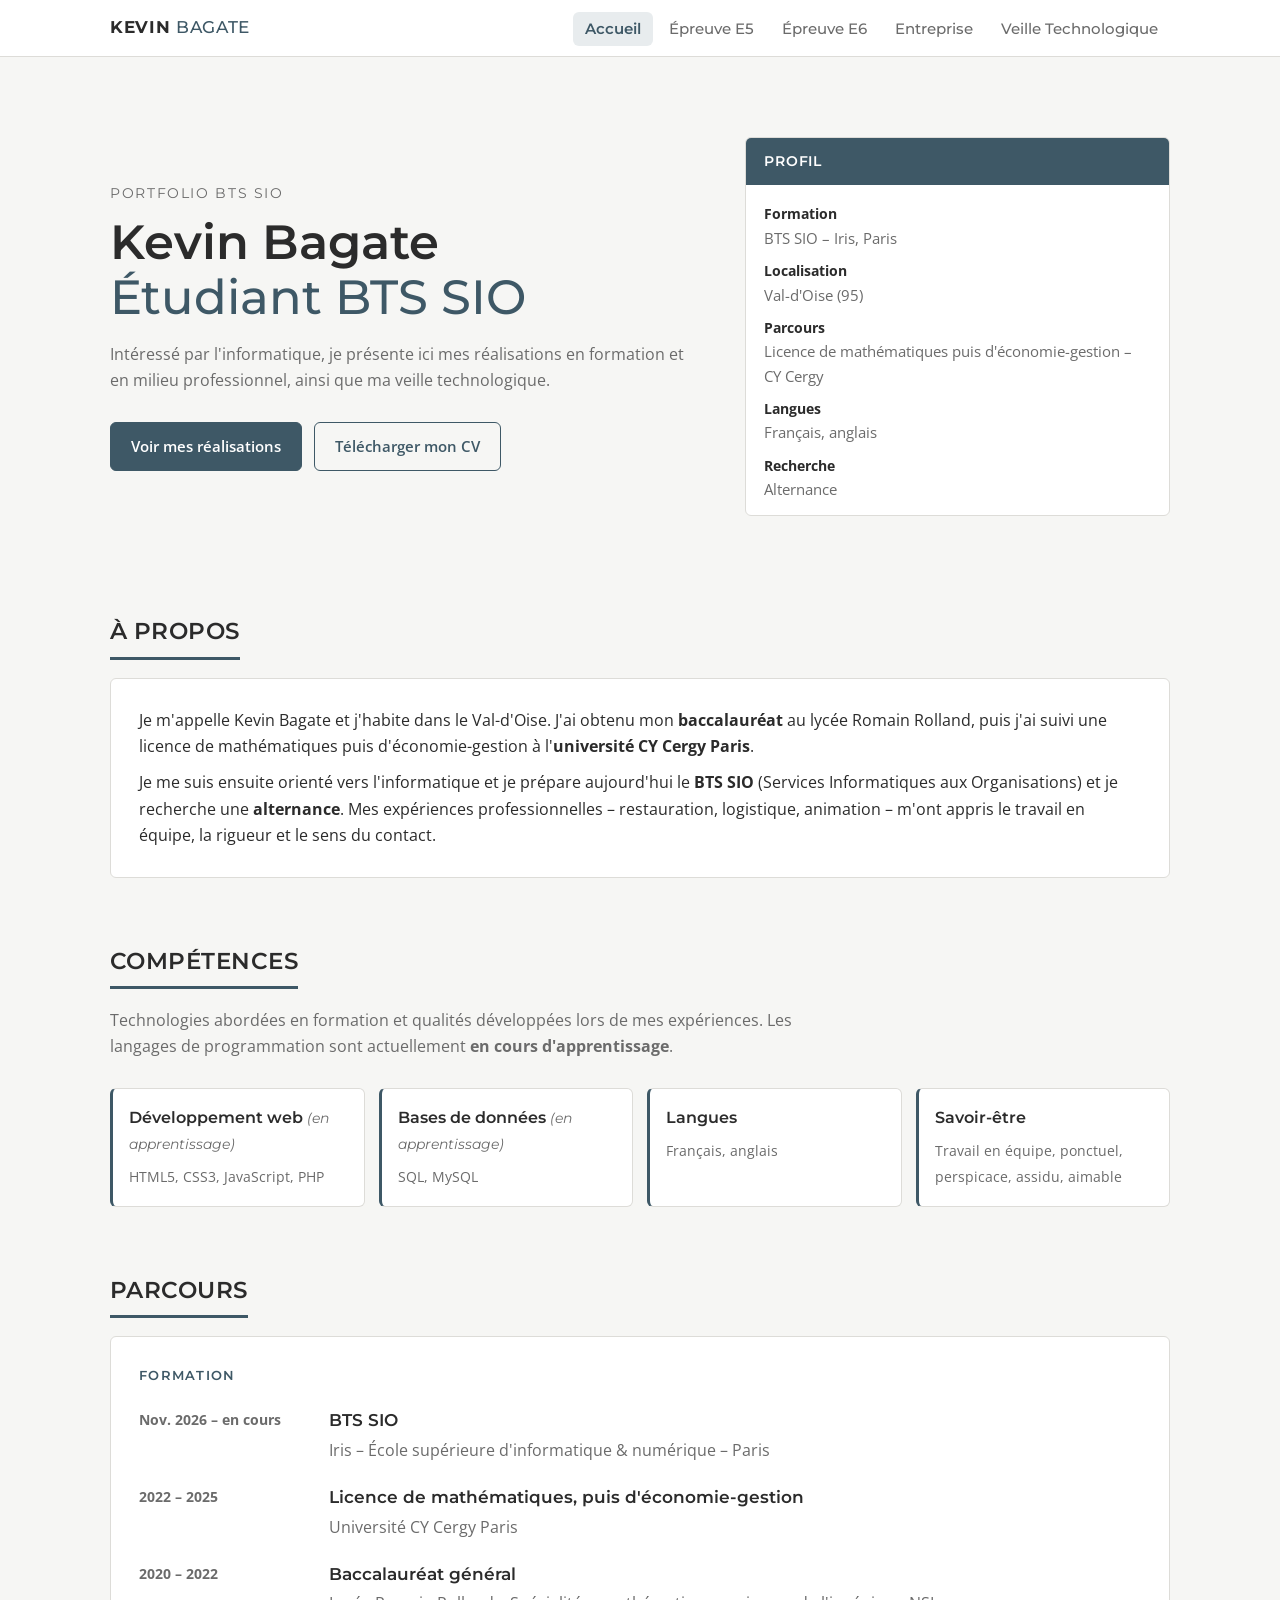
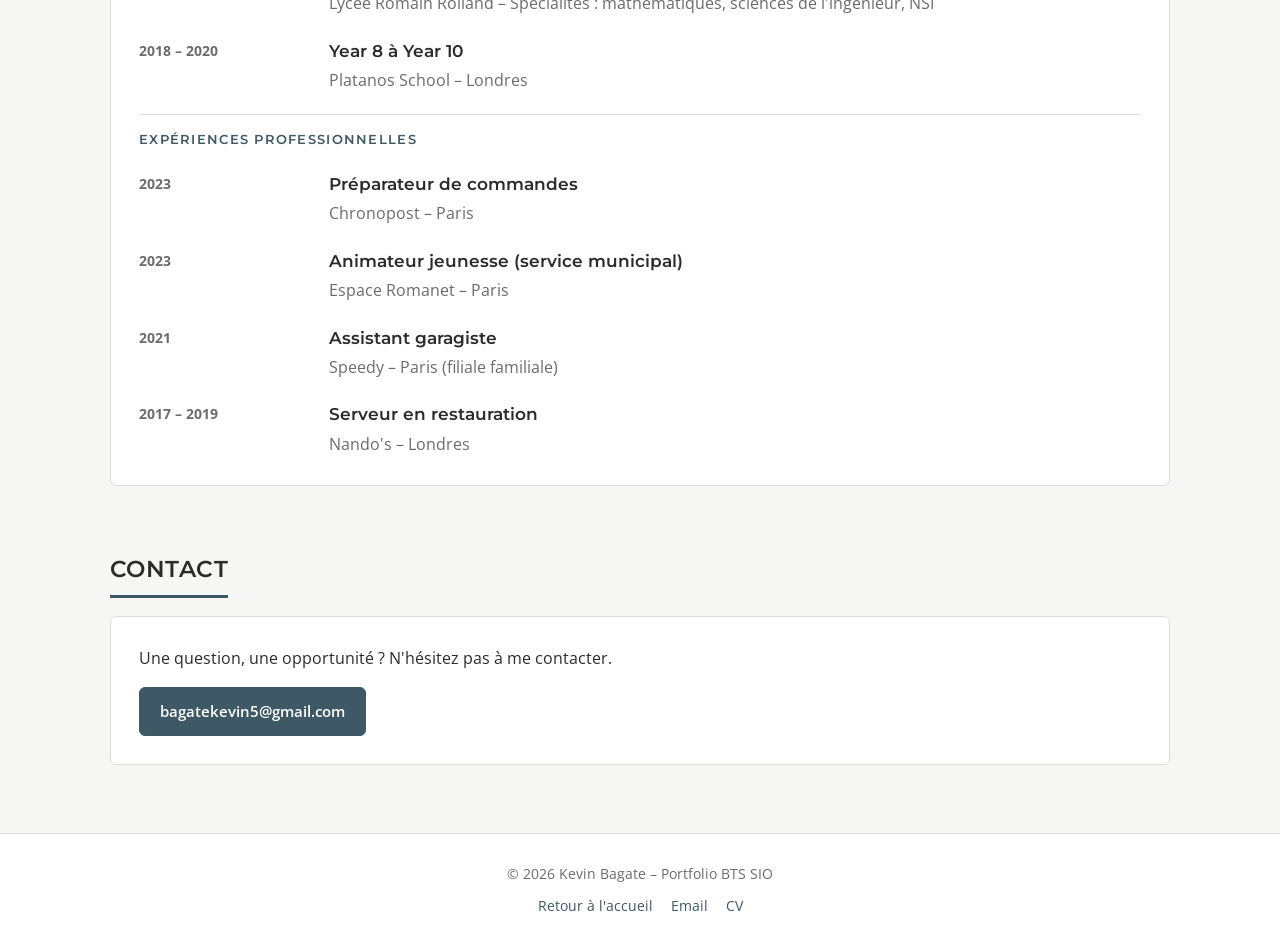
<file: index.html>
<!DOCTYPE html>
<html lang="fr">
<head>
  <meta charset="UTF-8">
  <meta name="viewport" content="width=device-width, initial-scale=1.0">
  <title>Accueil | Kevin Bagate – Portfolio BTS SIO</title>
  <meta name="description" content="Portfolio BTS SIO de Kevin Bagate.">
  <link rel="preconnect" href="https://fonts.googleapis.com">
  <link href="https://fonts.googleapis.com/css2?family=Montserrat:wght@500;600;700&family=Open+Sans:wght@400;600;700&display=swap" rel="stylesheet">
  <link rel="stylesheet" href="style.css">
</head>
<body>
<a class="skip" href="#contenu">Aller au contenu</a>
<header class="nav">
  <div class="nav-inner">
    <a class="logo" href="index.html">Kevin <span>Bagate</span></a>
    <ul class="nav-links"><li><a href="index.html" class="active">Accueil</a></li><li><a href="projets.html">Épreuve E5</a></li><li><a href="epreuves.html">Épreuve E6</a></li><li><a href="entreprise.html">Entreprise</a></li><li><a href="veille.html">Veille Technologique</a></li></ul>
  </div>
</header>
<main id="contenu">

<section class="hero">
  <div>
    <p class="prompt">Portfolio BTS SIO</p>
    <h1>Kevin Bagate<br><span class="accent">Étudiant BTS SIO</span></h1>
    <p class="lead">Intéressé par l'informatique, je présente ici mes réalisations
      en formation et en milieu professionnel, ainsi que ma veille technologique.</p>
    <div class="btns">
      <a class="btn primary" href="projets.html">Voir mes réalisations</a>
      <a class="btn" href="docs/CV-Kevin-Bagate.pdf" target="_blank" rel="noopener">Télécharger mon CV</a>
    </div>
  </div>
  <div class="id-card" aria-hidden="true">
    <div class="bar">PROFIL</div>
    <dl>
      <dt>Formation</dt><dd>BTS SIO – Iris, Paris</dd>
      <dt>Localisation</dt><dd>Val-d'Oise (95)</dd>
      <dt>Parcours</dt><dd>Licence de mathématiques puis d'économie-gestion – CY Cergy</dd>
      <dt>Langues</dt><dd>Français, anglais</dd>
      <dt>Recherche</dt><dd>Alternance</dd>
    </dl>
  </div>
</section>

<section id="apropos">
  <h2>À propos</h2>
  <div class="panel">
    <p>Je m'appelle Kevin Bagate et j'habite dans le Val-d'Oise. J'ai obtenu mon <strong>baccalauréat</strong> au lycée Romain Rolland, puis j'ai suivi une licence de mathématiques
      puis d'économie-gestion à l'<strong>université CY Cergy Paris</strong>.</p>
    <p style="margin-top:10px">Je me suis ensuite orienté vers l'informatique et je prépare aujourd'hui le
      <strong>BTS SIO</strong> (Services Informatiques aux Organisations) et je recherche une <strong>alternance</strong>.
      Mes expériences professionnelles – restauration, logistique, animation – m'ont appris le travail en équipe,
      la rigueur et le sens du contact.</p>
  </div>
</section>

<section id="competences">
  <h2>Compétences</h2>
  <p class="lead">Technologies abordées en formation et qualités développées lors de mes expériences.
    Les langages de programmation sont actuellement <strong>en cours d'apprentissage</strong>.</p>
  <div class="skills">
    <div class="skill"><strong>Développement web <em>(en apprentissage)</em></strong><span>HTML5, CSS3, JavaScript, PHP</span></div>
    <div class="skill"><strong>Bases de données <em>(en apprentissage)</em></strong><span>SQL, MySQL</span></div>
    <div class="skill"><strong>Langues</strong><span>Français, anglais</span></div>
    <div class="skill"><strong>Savoir-être</strong><span>Travail en équipe, ponctuel, perspicace, assidu, aimable</span></div>
  </div>
</section>

<section id="parcours">
  <h2>Parcours</h2>
  <div class="panel">
    <div class="timeline">
      <div class="sub">Formation</div>
      <div class="item"><div class="date">Nov. 2026 – en cours</div><div><h3>BTS SIO</h3><p>Iris – École supérieure d'informatique &amp; numérique – Paris</p></div></div>
      <div class="item"><div class="date">2022 – 2025</div><div><h3>Licence de mathématiques, puis d'économie-gestion</h3><p>Université CY Cergy Paris</p></div></div>
      <div class="item"><div class="date">2020 – 2022</div><div><h3>Baccalauréat général</h3><p>Lycée Romain Rolland – Spécialités : mathématiques, sciences de l'ingénieur, NSI</p></div></div>
      <div class="item"><div class="date">2018 – 2020</div><div><h3>Year 8 à Year 10</h3><p>Platanos School – Londres</p></div></div>
      <div class="sub">Expériences professionnelles</div>
      <div class="item"><div class="date">2023</div><div><h3>Préparateur de commandes</h3><p>Chronopost – Paris</p></div></div>
      <div class="item"><div class="date">2023</div><div><h3>Animateur jeunesse (service municipal)</h3><p>Espace Romanet – Paris</p></div></div>
      <div class="item"><div class="date">2021</div><div><h3>Assistant garagiste</h3><p>Speedy – Paris (filiale familiale)</p></div></div>
      <div class="item"><div class="date">2017 – 2019</div><div><h3>Serveur en restauration</h3><p>Nando's – Londres</p></div></div>
    </div>
  </div>
</section>

<section id="contact">
  <h2>Contact</h2>
  <div class="panel">
    <p>Une question, une opportunité ? N'hésitez pas à me contacter.</p>
    <div class="btns" style="margin-top:16px">
      <a class="btn primary" href="mailto:bagatekevin5@gmail.com">bagatekevin5@gmail.com</a>
    </div>
  </div>
</section>

</main>
<footer>
  <p>© 2026 Kevin Bagate – Portfolio BTS SIO</p>
  <div class="f-links">
    <a href="index.html">Retour à l'accueil</a>
    <a href="mailto:bagatekevin5@gmail.com">Email</a>
    <a href="docs/CV-Kevin-Bagate.pdf" target="_blank" rel="noopener">CV</a>
  </div>
</footer>
</body>
</html>
</file>
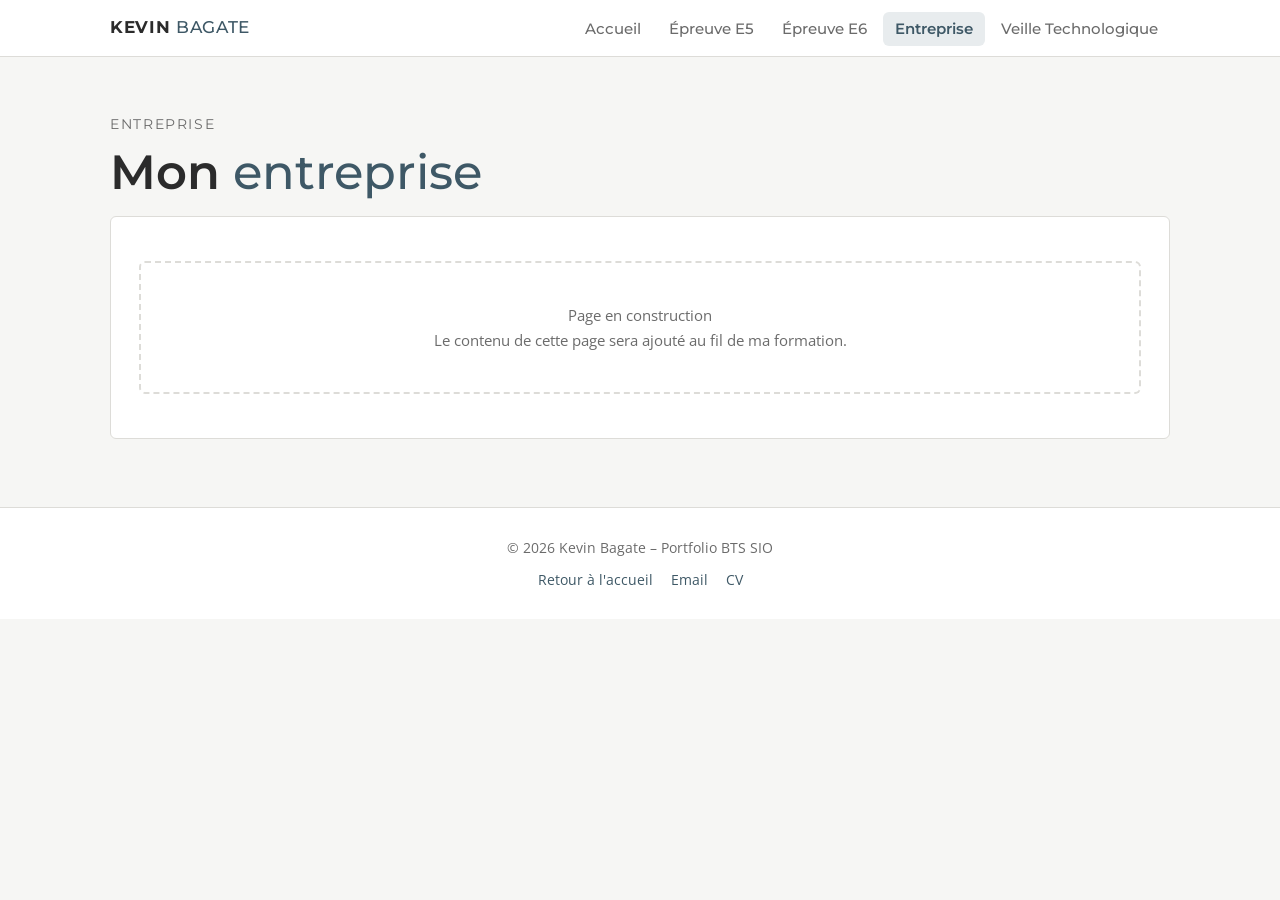
<file: entreprise.html>
<!DOCTYPE html>
<html lang="fr">
<head>
  <meta charset="UTF-8">
  <meta name="viewport" content="width=device-width, initial-scale=1.0">
  <title>Entreprise | Kevin Bagate – Portfolio BTS SIO</title>
  <meta name="description" content="Portfolio BTS SIO de Kevin Bagate.">
  <link rel="preconnect" href="https://fonts.googleapis.com">
  <link href="https://fonts.googleapis.com/css2?family=Montserrat:wght@500;600;700&family=Open+Sans:wght@400;600;700&display=swap" rel="stylesheet">
  <link rel="stylesheet" href="style.css">
</head>
<body>
<a class="skip" href="#contenu">Aller au contenu</a>
<header class="nav">
  <div class="nav-inner">
    <a class="logo" href="index.html">Kevin <span>Bagate</span></a>
    <ul class="nav-links"><li><a href="index.html">Accueil</a></li><li><a href="projets.html">Épreuve E5</a></li><li><a href="epreuves.html">Épreuve E6</a></li><li><a href="entreprise.html" class="active">Entreprise</a></li><li><a href="veille.html">Veille Technologique</a></li></ul>
  </div>
</header>
<main id="contenu">

<section>
  <p class="prompt">Entreprise</p>
  <h1>Mon <span class="accent">entreprise</span></h1>
  <div class="panel">
    <div class="pdf-placeholder">Page en construction<br>
      Le contenu de cette page sera ajouté au fil de ma formation.</div>
  </div>
</section>

</main>
<footer>
  <p>© 2026 Kevin Bagate – Portfolio BTS SIO</p>
  <div class="f-links">
    <a href="index.html">Retour à l'accueil</a>
    <a href="mailto:bagatekevin5@gmail.com">Email</a>
    <a href="docs/CV-Kevin-Bagate.pdf" target="_blank" rel="noopener">CV</a>
  </div>
</footer>
</body>
</html>
</file>
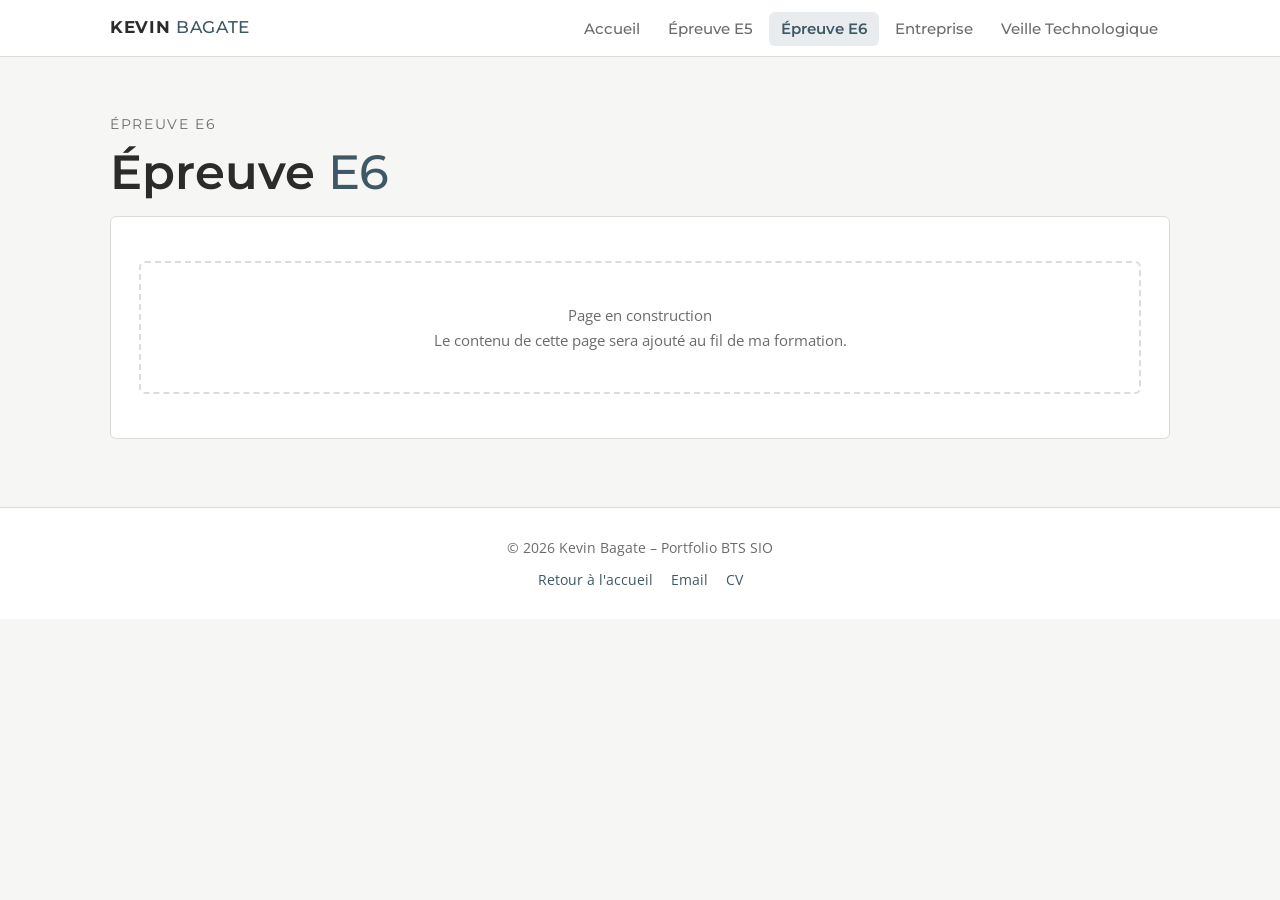
<file: epreuves.html>
<!DOCTYPE html>
<html lang="fr">
<head>
  <meta charset="UTF-8">
  <meta name="viewport" content="width=device-width, initial-scale=1.0">
  <title>Épreuve E6 | Kevin Bagate – Portfolio BTS SIO</title>
  <meta name="description" content="Portfolio BTS SIO de Kevin Bagate.">
  <link rel="preconnect" href="https://fonts.googleapis.com">
  <link href="https://fonts.googleapis.com/css2?family=Montserrat:wght@500;600;700&family=Open+Sans:wght@400;600;700&display=swap" rel="stylesheet">
  <link rel="stylesheet" href="style.css">
</head>
<body>
<a class="skip" href="#contenu">Aller au contenu</a>
<header class="nav">
  <div class="nav-inner">
    <a class="logo" href="index.html">Kevin <span>Bagate</span></a>
    <ul class="nav-links"><li><a href="index.html">Accueil</a></li><li><a href="projets.html">Épreuve E5</a></li><li><a href="epreuves.html" class="active">Épreuve E6</a></li><li><a href="entreprise.html">Entreprise</a></li><li><a href="veille.html">Veille Technologique</a></li></ul>
  </div>
</header>
<main id="contenu">

<section>
  <p class="prompt">Épreuve E6</p>
  <h1>Épreuve <span class="accent">E6</span></h1>
  <div class="panel">
    <div class="pdf-placeholder">Page en construction<br>
      Le contenu de cette page sera ajouté au fil de ma formation.</div>
  </div>
</section>

</main>
<footer>
  <p>© 2026 Kevin Bagate – Portfolio BTS SIO</p>
  <div class="f-links">
    <a href="index.html">Retour à l'accueil</a>
    <a href="mailto:bagatekevin5@gmail.com">Email</a>
    <a href="docs/CV-Kevin-Bagate.pdf" target="_blank" rel="noopener">CV</a>
  </div>
</footer>
</body>
</html>
</file>
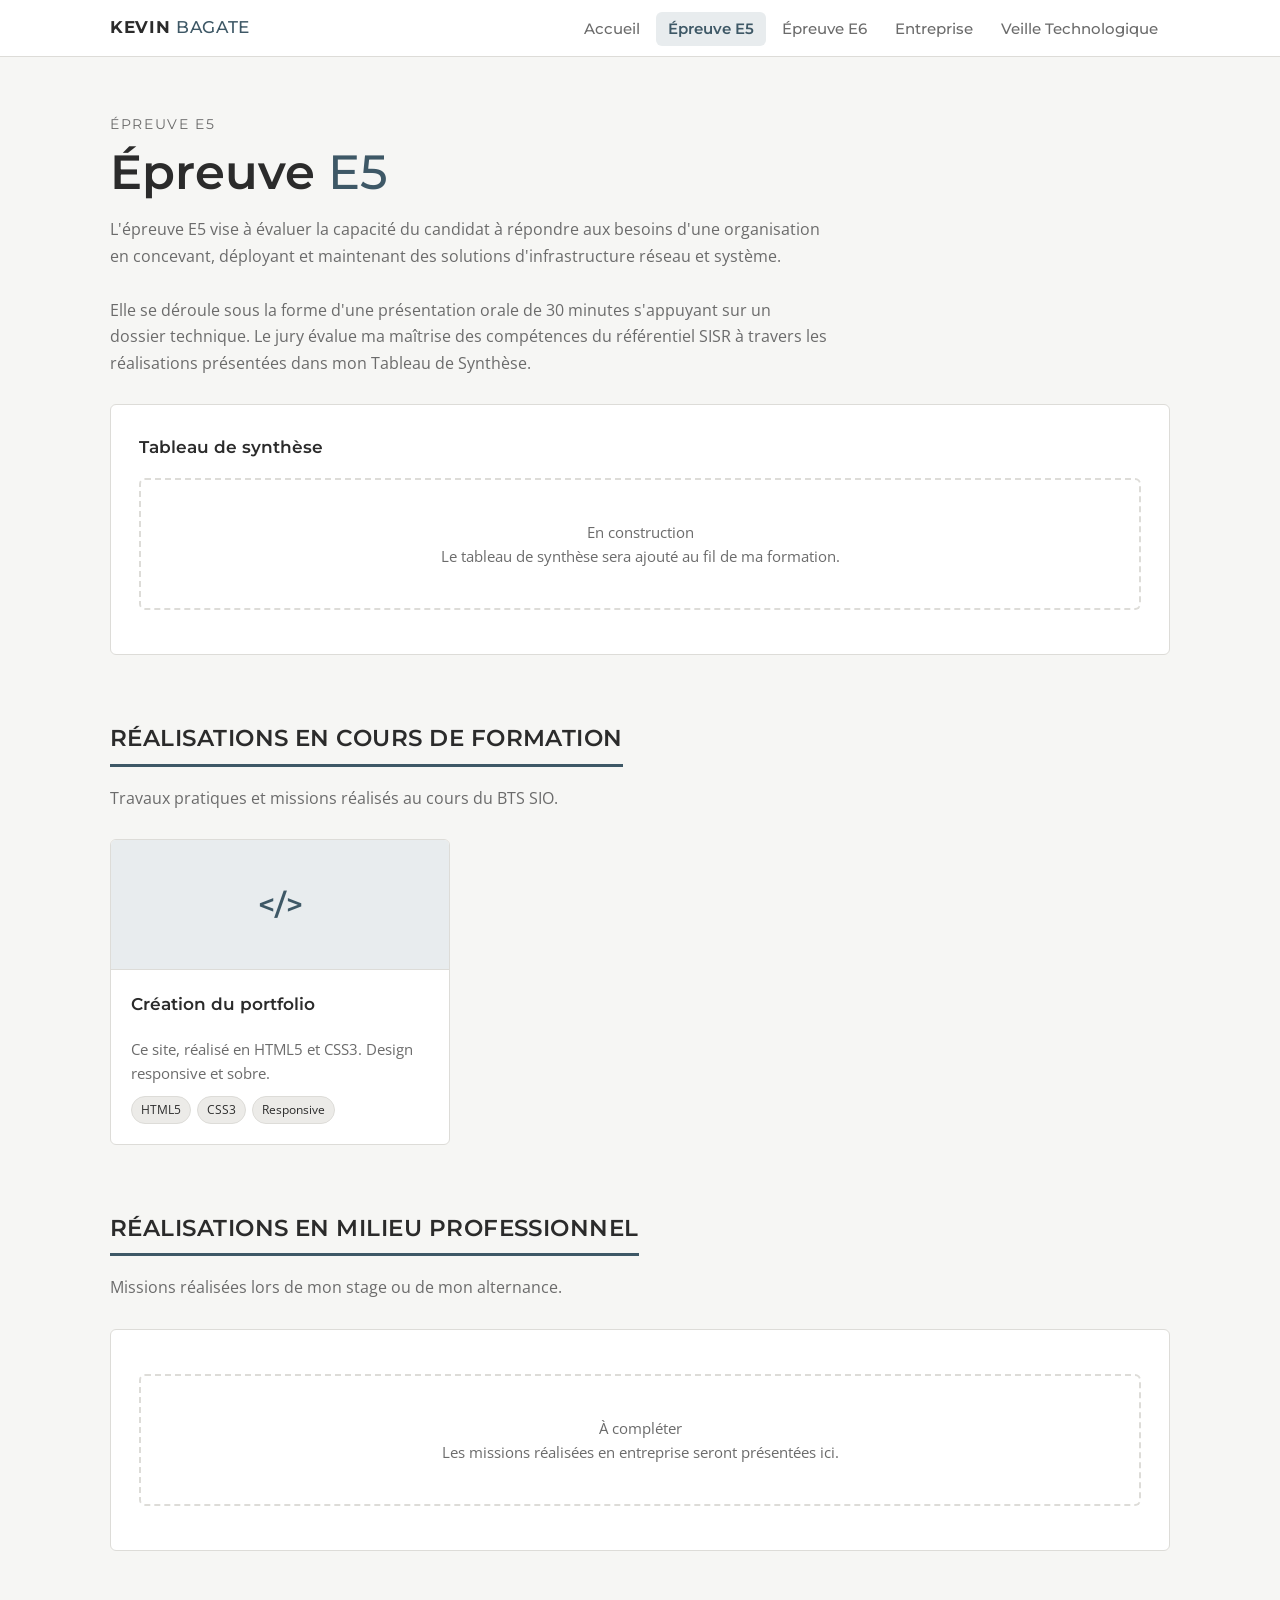
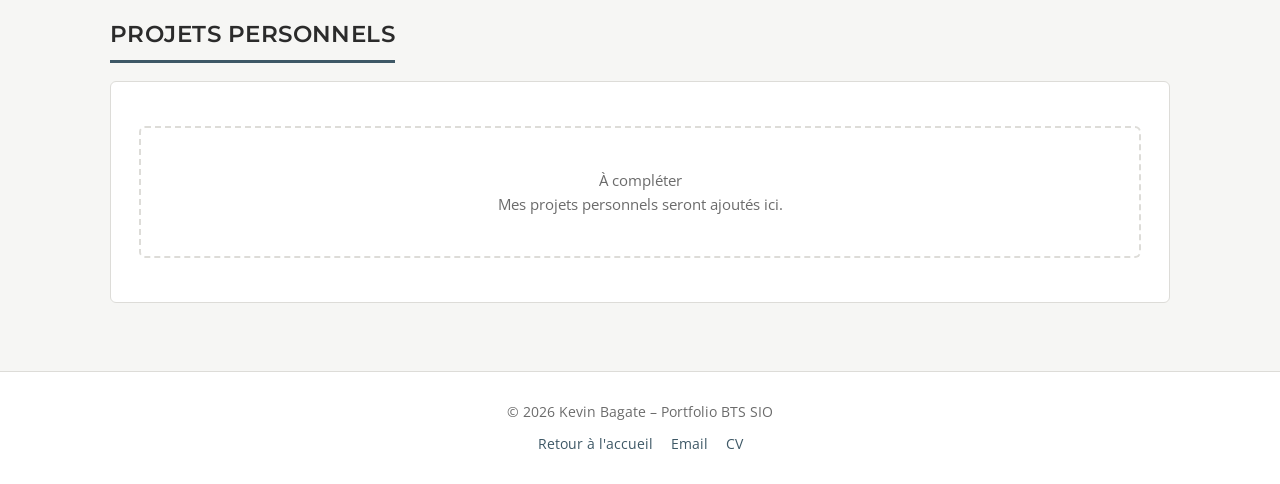
<file: projets.html>
<!DOCTYPE html>
<html lang="fr">
<head>
  <meta charset="UTF-8">
  <meta name="viewport" content="width=device-width, initial-scale=1.0">
  <title>Épreuve E5 | Kevin Bagate – Portfolio BTS SIO</title>
  <meta name="description" content="Portfolio BTS SIO de Kevin Bagate.">
  <link rel="preconnect" href="https://fonts.googleapis.com">
  <link href="https://fonts.googleapis.com/css2?family=Montserrat:wght@500;600;700&family=Open+Sans:wght@400;600;700&display=swap" rel="stylesheet">
  <link rel="stylesheet" href="style.css">
</head>
<body>
<a class="skip" href="#contenu">Aller au contenu</a>
<header class="nav">
  <div class="nav-inner">
    <a class="logo" href="index.html">Kevin <span>Bagate</span></a>
    <ul class="nav-links"><li><a href="index.html">Accueil</a></li><li><a href="projets.html" class="active">Épreuve E5</a></li><li><a href="epreuves.html">Épreuve E6</a></li><li><a href="entreprise.html">Entreprise</a></li><li><a href="veille.html">Veille Technologique</a></li></ul>
  </div>
</header>
<main id="contenu">

<section>
  <p class="prompt">Épreuve E5</p>
  <h1>Épreuve <span class="accent">E5</span></h1>
  <p class="lead">L'épreuve E5 vise à évaluer la capacité du candidat à répondre aux besoins d'une organisation
    en concevant, déployant et maintenant des solutions d'infrastructure réseau et système.</p>
  <p class="lead">Elle se déroule sous la forme d'une présentation orale de 30 minutes s'appuyant sur un dossier
    technique. Le jury évalue ma maîtrise des compétences du référentiel SISR à travers les réalisations présentées
    dans mon Tableau de Synthèse.</p>
  <div class="panel">
    <h3>Tableau de synthèse</h3>
    <div class="pdf-placeholder">En construction<br>
      Le tableau de synthèse sera ajouté au fil de ma formation.</div>
  </div>
</section>

<section>
  <h2>Réalisations en cours de formation</h2>
  <p class="lead">Travaux pratiques et missions réalisés au cours du BTS SIO.</p>
  <div class="grid">
    <article class="card">
      <div class="visual">&lt;/&gt;</div>
      <div class="body">
        <h3>Création du portfolio</h3>
        <p>Ce site, réalisé en HTML5 et CSS3. Design responsive et sobre.</p>
        <div class="tags"><span class="tag">HTML5</span><span class="tag">CSS3</span><span class="tag">Responsive</span></div>
      </div>
    </article>
  </div>
</section>

<section>
  <h2>Réalisations en milieu professionnel</h2>
  <p class="lead">Missions réalisées lors de mon stage ou de mon alternance.</p>
  <div class="panel">
    <div class="pdf-placeholder">À compléter<br>
      Les missions réalisées en entreprise seront présentées ici.</div>
  </div>
</section>

<section>
  <h2>Projets personnels</h2>
  <div class="panel">
    <div class="pdf-placeholder">À compléter<br>
      Mes projets personnels seront ajoutés ici.</div>
  </div>
</section>

</main>
<footer>
  <p>© 2026 Kevin Bagate – Portfolio BTS SIO</p>
  <div class="f-links">
    <a href="index.html">Retour à l'accueil</a>
    <a href="mailto:bagatekevin5@gmail.com">Email</a>
    <a href="docs/CV-Kevin-Bagate.pdf" target="_blank" rel="noopener">CV</a>
  </div>
</footer>
</body>
</html>
</file>
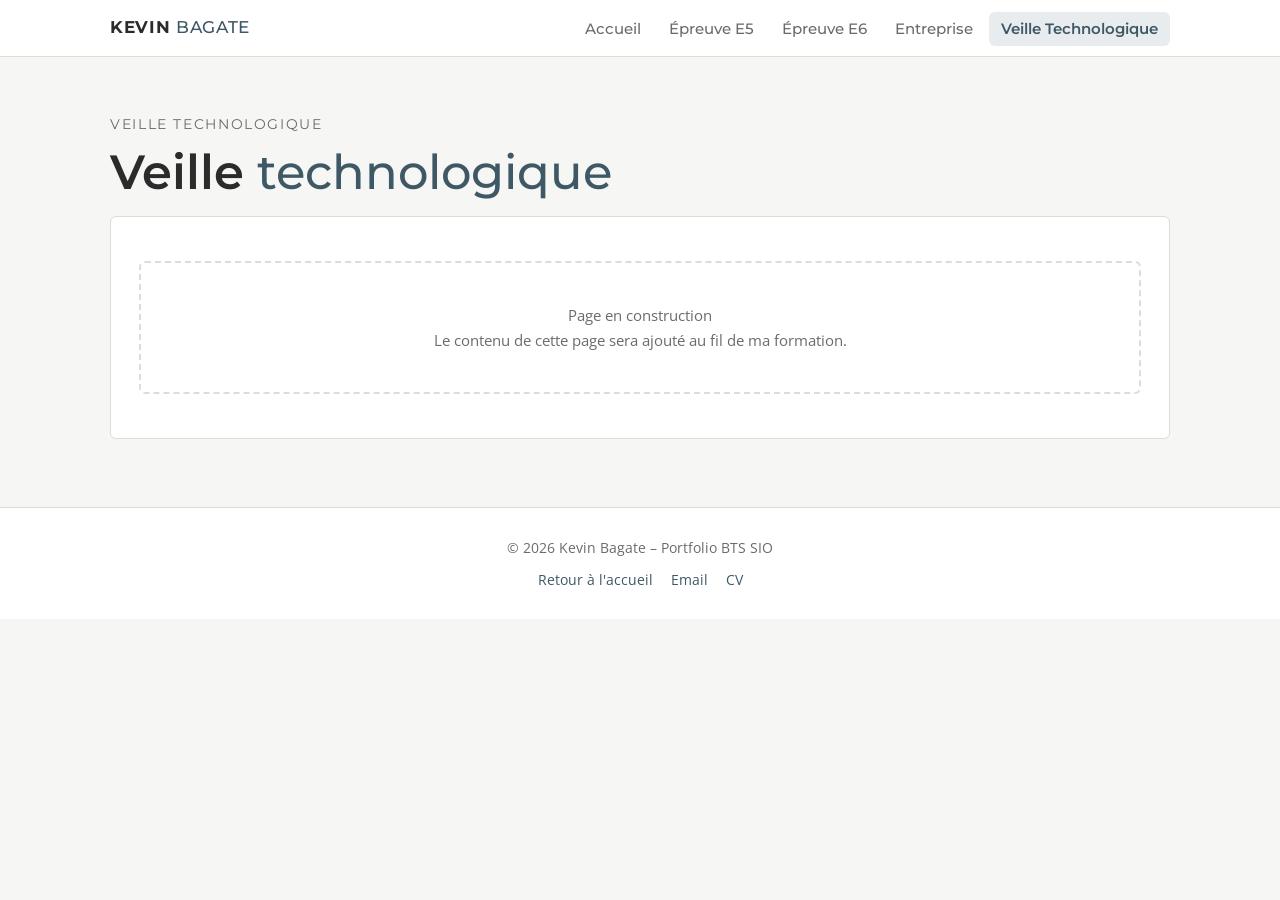
<file: veille.html>
<!DOCTYPE html>
<html lang="fr">
<head>
  <meta charset="UTF-8">
  <meta name="viewport" content="width=device-width, initial-scale=1.0">
  <title>Veille Technologique | Kevin Bagate – Portfolio BTS SIO</title>
  <meta name="description" content="Portfolio BTS SIO de Kevin Bagate.">
  <link rel="preconnect" href="https://fonts.googleapis.com">
  <link href="https://fonts.googleapis.com/css2?family=Montserrat:wght@500;600;700&family=Open+Sans:wght@400;600;700&display=swap" rel="stylesheet">
  <link rel="stylesheet" href="style.css">
</head>
<body>
<a class="skip" href="#contenu">Aller au contenu</a>
<header class="nav">
  <div class="nav-inner">
    <a class="logo" href="index.html">Kevin <span>Bagate</span></a>
    <ul class="nav-links"><li><a href="index.html">Accueil</a></li><li><a href="projets.html">Épreuve E5</a></li><li><a href="epreuves.html">Épreuve E6</a></li><li><a href="entreprise.html">Entreprise</a></li><li><a href="veille.html" class="active">Veille Technologique</a></li></ul>
  </div>
</header>
<main id="contenu">

<section>
  <p class="prompt">Veille technologique</p>
  <h1>Veille <span class="accent">technologique</span></h1>
  <div class="panel">
    <div class="pdf-placeholder">Page en construction<br>
      Le contenu de cette page sera ajouté au fil de ma formation.</div>
  </div>
</section>

</main>
<footer>
  <p>© 2026 Kevin Bagate – Portfolio BTS SIO</p>
  <div class="f-links">
    <a href="index.html">Retour à l'accueil</a>
    <a href="mailto:bagatekevin5@gmail.com">Email</a>
    <a href="docs/CV-Kevin-Bagate.pdf" target="_blank" rel="noopener">CV</a>
  </div>
</footer>
</body>
</html>
</file>
<file: style.css>
/* ===== Portfolio BTS SIO SLAM — Kevin Bagate =====
   Même mise en page que le modèle, palette sobre (gris / bleu ardoise). */
:root {
  --bg: #f6f6f4;
  --bg-2: #ecebe8;
  --card: #ffffff;
  --border: #dddcd8;
  --text: #2b2b2b;
  --muted: #6b6b6b;
  --accent: #3e5866;
  --accent-dark: #2c414c;
  --accent-soft: #e8ecee;
  --todo: #9a6b2f;
  --radius: 6px;
  --title: "Montserrat", "Segoe UI", sans-serif;
  --sans: "Open Sans", system-ui, -apple-system, "Segoe UI", sans-serif;
}

* { box-sizing: border-box; margin: 0; padding: 0; }
html { scroll-behavior: smooth; }
body { font-family: var(--sans); background: var(--bg); color: var(--text); line-height: 1.65; min-height: 100vh; }
a { color: var(--accent); text-decoration: none; }
a:hover { text-decoration: underline; }
img { max-width: 100%; display: block; }

.skip { position: absolute; left: -999px; }
.skip:focus { left: 16px; top: 16px; background: var(--accent); color: #fff; padding: 8px 12px; z-index: 100; }

/* ----- Navigation ----- */
header.nav {
  position: sticky; top: 0; z-index: 50;
  background: #fff; border-bottom: 1px solid var(--border);
}
.nav-inner {
  max-width: 1100px; margin: 0 auto; padding: 14px 20px;
  display: flex; align-items: center; justify-content: space-between; gap: 16px;
}
.logo { font-family: var(--title); font-weight: 700; color: var(--text); font-size: 1.05rem; letter-spacing: .04em; text-transform: uppercase; }
.logo span { color: var(--accent); font-weight: 500; }
.logo:hover { text-decoration: none; }
.nav-links { display: flex; gap: 4px; list-style: none; flex-wrap: wrap; }
.nav-links a {
  color: var(--muted); padding: 8px 12px; border-radius: var(--radius); font-size: .92rem;
  font-family: var(--title); font-weight: 500; transition: color .2s, background .2s;
}
.nav-links a:hover { color: var(--text); background: var(--bg-2); text-decoration: none; }
.nav-links a.active { color: var(--accent); background: var(--accent-soft); font-weight: 600; }
.menu-btn { display: none; background: none; border: 1px solid var(--border); color: var(--text);
  border-radius: var(--radius); padding: 6px 10px; font-size: 1.1rem; cursor: pointer; }

/* ----- Layout ----- */
main { max-width: 1100px; margin: 0 auto; padding: 0 20px 60px; }
section { padding: 56px 0 8px; }
h1 { font-family: var(--title); font-weight: 600; font-size: clamp(2rem, 5vw, 3rem); line-height: 1.15; margin-bottom: 16px; }
h2 {
  font-family: var(--title); font-weight: 600; font-size: 1.45rem; text-transform: uppercase; letter-spacing: .02em;
  margin-bottom: 18px; padding-bottom: 6px; border-bottom: 3px solid var(--accent); width: fit-content;
}
h3 { font-family: var(--title); font-size: 1.08rem; font-weight: 600; margin-bottom: 8px; }
.lead { color: var(--muted); max-width: 720px; margin-bottom: 28px; }
.accent { color: var(--accent); font-weight: 500; }
.prompt { font-family: var(--title); color: var(--muted); margin-bottom: 10px; font-size: .85rem; text-transform: uppercase; letter-spacing: .12em; }

/* ----- Hero ----- */
.hero { padding: 80px 0 40px; display: grid; grid-template-columns: 1.4fr 1fr; gap: 40px; align-items: center; }
.id-card { background: var(--card); border: 1px solid var(--border); border-radius: var(--radius); overflow: hidden; }
.id-card .bar { background: var(--accent); color: #fff; padding: 12px 18px; font-family: var(--title); font-weight: 600; letter-spacing: .06em; font-size: .9rem; }
.id-card dl { padding: 8px 18px 14px; }
.id-card dt { font-weight: 700; font-size: .85rem; margin-top: 10px; }
.id-card dd { color: var(--muted); font-size: .92rem; }

/* ----- Boutons ----- */
.btns { display: flex; gap: 12px; flex-wrap: wrap; }
.btn {
  display: inline-flex; align-items: center; gap: 8px;
  padding: 11px 20px; border-radius: var(--radius); font-weight: 600; font-size: .95rem;
  border: 1px solid var(--accent); color: var(--accent); transition: all .2s;
}
.btn:hover { background: var(--accent-soft); text-decoration: none; }
.btn.primary { background: var(--accent); color: #fff; }
.btn.primary:hover { background: var(--accent-dark); }

/* ----- Cartes ----- */
.grid { display: grid; grid-template-columns: repeat(auto-fill, minmax(300px, 1fr)); gap: 20px; }
.card {
  background: var(--card); border: 1px solid var(--border); border-radius: var(--radius);
  overflow: hidden; display: flex; flex-direction: column; transition: box-shadow .2s, border-color .2s;
}
.card:hover { border-color: #c4c3be; box-shadow: 0 6px 18px rgba(0, 0, 0, .06); }
.card .visual {
  height: 130px; display: grid; place-items: center; font-family: var(--title); font-weight: 600;
  font-size: 1.8rem; color: var(--accent); background: var(--accent-soft); border-bottom: 1px solid var(--border);
}
.card .body { padding: 20px; display: flex; flex-direction: column; gap: 10px; flex: 1; }
.card p { color: var(--muted); font-size: .94rem; }
.card .links { margin-top: auto; display: flex; flex-direction: column; gap: 4px; padding-top: 6px; }
.card .links a { font-weight: 600; font-size: .92rem; }
.tags { display: flex; flex-wrap: wrap; gap: 6px; }
.tag { font-size: .76rem; padding: 3px 9px; border-radius: 999px; background: var(--bg-2); color: var(--text); border: 1px solid var(--border); }

/* Contenu à compléter */
.todo { color: var(--todo); font-style: italic; }

/* ----- Panneaux ----- */
.panel { background: var(--card); border: 1px solid var(--border); border-radius: var(--radius); padding: 28px; }
.panel + .panel { margin-top: 20px; }
.panel ul { padding-left: 20px; color: var(--muted); }
.panel li { margin: 6px 0; }
.two-col { display: grid; grid-template-columns: 1fr 1fr; gap: 20px; }
.pdf-placeholder {
  border: 2px dashed var(--border); border-radius: var(--radius); padding: 40px 20px; text-align: center;
  color: var(--muted); margin: 16px 0; font-size: .92rem;
}

/* Compétences */
.skills { display: grid; grid-template-columns: repeat(auto-fill, minmax(220px, 1fr)); gap: 14px; }
.skill { background: var(--card); border: 1px solid var(--border); border-left: 3px solid var(--accent); border-radius: var(--radius); padding: 16px; }
.skill strong { display: block; margin-bottom: 6px; font-family: var(--title); font-weight: 600; }
.skill strong em { font-weight: 400; color: var(--muted); font-size: .85rem; }
.skill span { color: var(--muted); font-size: .88rem; }

/* Timeline (lignes date | contenu, comme le CV) */
.timeline { display: grid; gap: 20px; }
.timeline .item { display: grid; grid-template-columns: 170px 1fr; gap: 20px; }
.timeline .date { font-weight: 700; color: var(--muted); font-size: .9rem; padding-top: 2px; }
.timeline h3 { margin-bottom: 2px; }
.timeline p { color: var(--muted); }
.timeline .sub { grid-column: 1 / -1; font-family: var(--title); font-size: .8rem; letter-spacing: .1em; text-transform: uppercase; color: var(--accent); font-weight: 600; border-top: 1px solid var(--border); padding-top: 14px; }
.timeline .sub:first-child { border-top: 0; padding-top: 0; }

/* ----- Footer ----- */
footer { background: #fff; border-top: 1px solid var(--border); padding: 28px 20px; text-align: center; color: var(--muted); font-size: .9rem; }
footer .f-links { display: flex; gap: 18px; justify-content: center; margin-top: 8px; flex-wrap: wrap; }

/* ----- Responsive ----- */
@media (max-width: 820px) {
  .hero { grid-template-columns: 1fr; padding-top: 48px; }
  .two-col { grid-template-columns: 1fr; }
  .nav-inner { flex-direction: column; align-items: flex-start; gap: 8px; }
  .nav-links { gap: 4px; }
  .nav-links a { padding: 6px 10px; font-size: .86rem; }
}
@media (max-width: 520px) {
  .timeline .item { grid-template-columns: 1fr; gap: 2px; }
  .grid { grid-template-columns: 1fr; }
}
</file>
